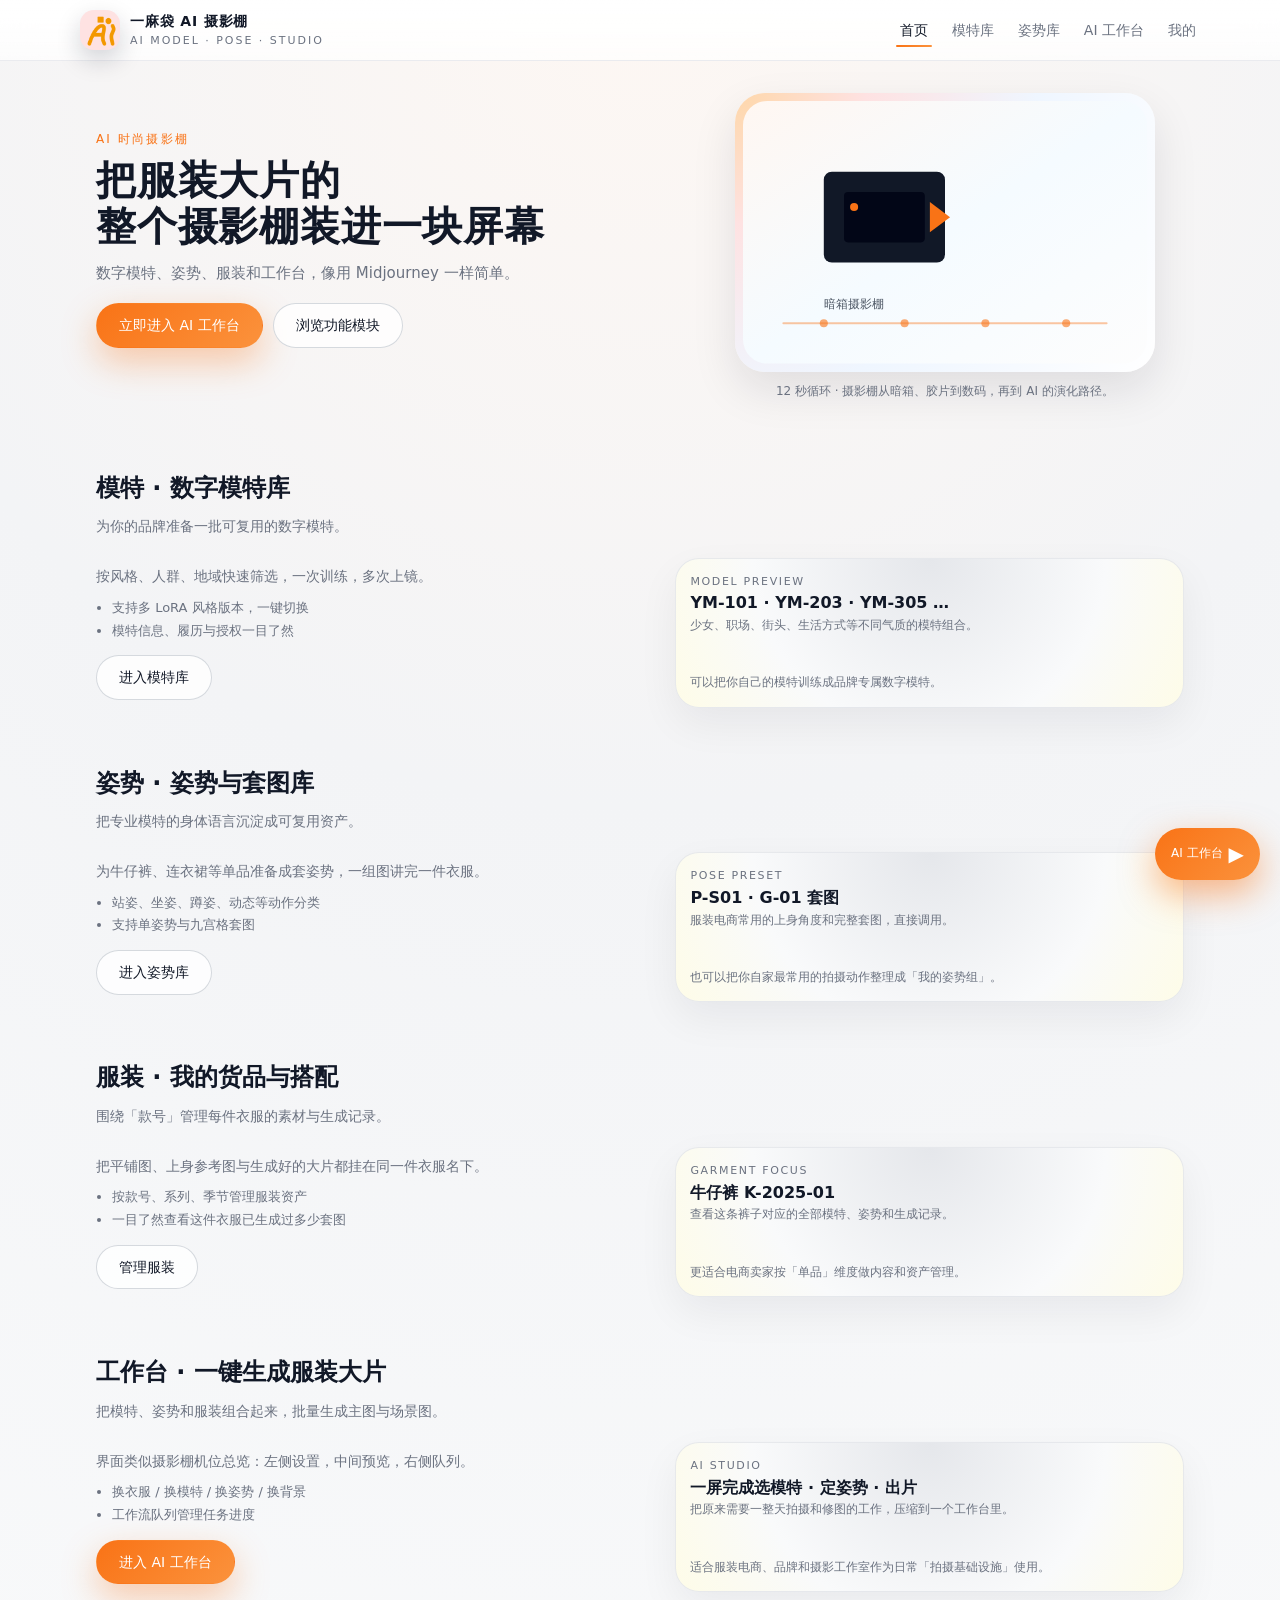
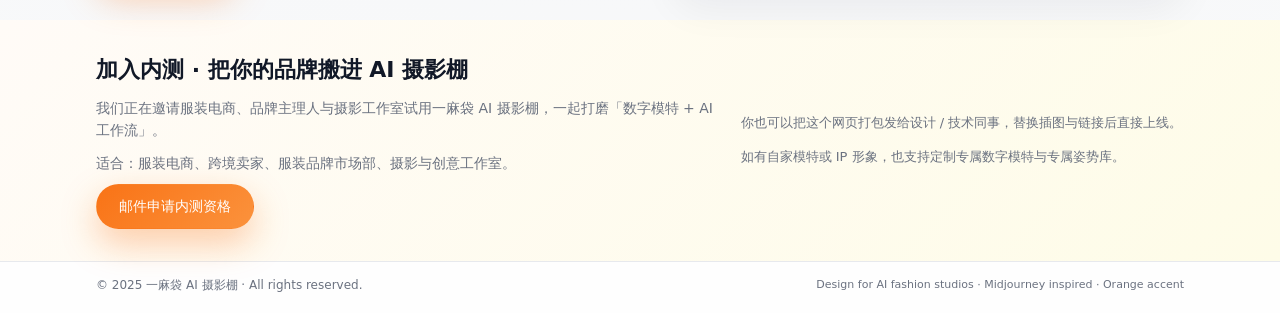
<file: index.html>
<!DOCTYPE html>
<html lang="zh-CN">
<head>
  <meta charset="UTF-8" />
  <meta name="viewport" content="width=device-width, initial-scale=1.0" />
  <title>一麻袋 AI 摄影棚｜Midjourney 风格官网首页</title>
  <meta name="description" content="一麻袋 AI 摄影棚：从数字模特库、姿势库到 AI 工作台，一键生成时尚服装大片。" />
  <link rel="stylesheet" href="assets/css/style.css" />

  <!-- 首页专用的轻量布局微调，尽量贴近 midjourney 的模块式排布 -->
  <style>
    .module-section {
      padding-top: 28px;
      padding-bottom: 28px;
    }
    .module-layout {
      display: grid;
      grid-template-columns: minmax(0, 1.1fr) minmax(0, 1fr);
      gap: 20px;
      align-items: center;
    }
    .module-text p {
      margin: 0 0 10px;
      font-size: 14px;
      color: var(--text-muted);
    }
    .module-list {
      margin: 0 0 12px;
      padding-left: 16px;
      font-size: 13px;
      color: var(--text-muted);
    }
    .module-list li + li {
      margin-top: 2px;
    }
    .module-cta {
      margin-top: 2px;
    }
    .module-preview-card {
      border-radius: 24px;
      padding: 14px;
      background: radial-gradient(circle at top, #e5e7eb 0, #f9fafb 60%, #fefce8 100%);
      box-shadow: 0 16px 40px rgba(15, 23, 42, 0.06);
      border: 1px solid rgba(229, 231, 235, 0.9);
      min-height: 150px;
      display: flex;
      flex-direction: column;
      justify-content: space-between;
      gap: 10px;
    }
    .module-tag {
      font-size: 11px;
      text-transform: uppercase;
      letter-spacing: 0.15em;
      color: var(--text-muted);
    }
    .module-preview-title {
      margin: 0;
      font-size: 16px;
    }
    .module-preview-note {
      margin: 0;
      font-size: 12px;
      color: var(--text-muted);
    }

    /* 悬浮按钮：右下角带“AI 工作台”字样 */
    .fab-workbench {
      width: auto;
      min-width: 52px;
      padding: 0 16px;
      gap: 6px;
    }
    .fab-label {
      font-size: 12px;
      font-weight: 500;
    }

    @media (max-width: 960px) {
      .module-layout {
        grid-template-columns: minmax(0, 1fr);
      }
    }
  </style>
</head>
<body>
<header class="site-header">
  <div class="container header-inner">
    <a href="index.html" class="brand">
      <div class="brand-logo-wrap">
        <img src="assets/images/logo.png" alt="一麻袋 AI 摄影棚 Logo" class="brand-logo" />
      </div>
      <div class="brand-text">
        <span class="brand-name">一麻袋 AI 摄影棚</span>
        <span class="brand-tagline">AI MODEL · POSE · STUDIO</span>
      </div>
    </a>
    <nav class="nav">
      <a href="index.html" class="nav-link is-active">首页</a>
      <a href="models.html" class="nav-link">模特库</a>
      <a href="poses.html" class="nav-link">姿势库</a>
      <a href="studio.html" class="nav-link">AI 工作台</a>
      <a href="my.html" class="nav-link">我的</a>
    </nav>
  </div>
</header>
<main>

<!-- Hero：保留动画，文案做了简化 -->
<section class="hero">
  <div class="container hero-inner">
    <div class="hero-text">
      <p class="eyebrow">AI 时尚摄影棚</p>
      <h1>把服装大片的<br>整个摄影棚装进一块屏幕</h1>
      <p class="hero-subtitle">
        数字模特、姿势、服装和工作台，像用 Midjourney 一样简单。
      </p>
      <div class="hero-actions">
        <a href="studio.html" class="btn btn-primary">立即进入 AI 工作台</a>
        <a href="#module-models" class="btn btn-outline">浏览功能模块</a>
      </div>
    </div>
    <div class="hero-visual">
      <div class="hero-svg-frame">
        <!-- 简约 SVG 动画：暗箱 → 胶片 → 数码 → AI 摄影棚，12 秒循环 -->
        <svg viewBox="0 0 400 260" xmlns="http://www.w3.org/2000/svg" role="img" aria-label="摄影棚从暗箱到 AI 的演化动画">
          <defs>
            <linearGradient id="bgGrad" x1="0" y1="0" x2="1" y2="1">
              <stop offset="0%" stop-color="#fff7f2"/>
              <stop offset="50%" stop-color="#f5fbff"/>
              <stop offset="100%" stop-color="#fdfdfd"/>
            </linearGradient>
          </defs>
          <rect x="0" y="0" width="400" height="260" rx="24" fill="url(#bgGrad)" />
          <!-- 时间轴 -->
          <line x1="40" y1="220" x2="360" y2="220" stroke="#f97316" stroke-width="2" stroke-linecap="round" opacity="0.4"/>
          <circle cx="80" cy="220" r="4" fill="#f97316" opacity="0.6"/>
          <circle cx="160" cy="220" r="4" fill="#f97316" opacity="0.6"/>
          <circle cx="240" cy="220" r="4" fill="#f97316" opacity="0.6"/>
          <circle cx="320" cy="220" r="4" fill="#f97316" opacity="0.6"/>

          <!-- 阶段1：暗箱摄影棚 -->
          <g id="stage1" opacity="1">
            <rect x="80" y="70" width="120" height="90" rx="8" fill="#111827" />
            <rect x="100" y="90" width="80" height="50" rx="4" fill="#020617" />
            <circle cx="110" cy="105" r="4" fill="#f97316" />
            <polygon points="185,100 205,115 185,130" fill="#f97316"/>
            <text x="80" y="205" font-size="12" fill="#4b5563">暗箱摄影棚</text>
            <animate attributeName="opacity"
                     values="1;1;0;0"
                     keyTimes="0;0.22;0.25;0.25"
                     dur="12s"
                     repeatCount="indefinite" />
          </g>

          <!-- 阶段2：胶片摄影棚 -->
          <g id="stage2" opacity="0">
            <rect x="75" y="70" width="130" height="90" rx="18" fill="#111827" />
            <circle cx="115" cy="115" r="18" fill="#020617" />
            <circle cx="115" cy="115" r="8" fill="#f97316" />
            <rect x="90" y="75" width="60" height="10" rx="4" fill="#374151" />
            <rect x="145" y="95" width="18" height="40" rx="6" fill="#4b5563" />
            <text x="150" y="205" font-size="12" fill="#4b5563">胶片摄影棚</text>
            <animate attributeName="opacity"
                     values="0;1;1;0;0"
                     keyTimes="0;0.25;0.47;0.5;0.5"
                     dur="12s"
                     repeatCount="indefinite" />
          </g>

          <!-- 阶段3：数码摄影棚 -->
          <g id="stage3" opacity="0">
            <rect x="80" y="65" width="120" height="95" rx="14" fill="#e5e7eb" />
            <rect x="88" y="73" width="104" height="60" rx="10" fill="#111827" />
            <rect x="92" y="77" width="96" height="36" rx="8" fill="#020617" />
            <rect x="96" y="117" width="40" height="4" rx="2" fill="#f97316" />
            <rect x="140" y="117" width="24" height="4" rx="2" fill="#9ca3af" />
            <rect x="112" y="130" width="56" height="4" rx="2" fill="#9ca3af" />
            <text x="230" y="205" font-size="12" fill="#4b5563">数码摄影棚</text>
            <animate attributeName="opacity"
                     values="0;0;1;1;0;0"
                     keyTimes="0;0.5;0.5;0.72;0.75;0.75"
                     dur="12s"
                     repeatCount="indefinite" />
          </g>

          <!-- 阶段4：AI 摄影棚 -->
          <g id="stage4" opacity="0">
            <rect x="70" y="60" width="140" height="110" rx="24" fill="#111827" />
            <rect x="78" y="70" width="124" height="72" rx="18" fill="#020617" />
            <circle cx="90" cy="82" r="4" fill="#22c55e"/>
            <circle cx="104" cy="82" r="4" fill="#f97316"/>
            <circle cx="118" cy="82" r="4" fill="#38bdf8"/>
            <rect x="88" y="95" width="80" height="6" rx="3" fill="#f97316" />
            <rect x="88" y="107" width="60" height="5" rx="2.5" fill="#38bdf8" opacity="0.8"/>
            <rect x="88" y="118" width="44" height="5" rx="2.5" fill="#e5e7eb" opacity="0.8"/>
            <!-- AI 点阵 -->
            <g>
              <circle cx="205" cy="92" r="2" fill="#f97316"/>
              <circle cx="217" cy="100" r="2" fill="#38bdf8"/>
              <circle cx="201" cy="112" r="2" fill="#22c55e"/>
              <circle cx="215" cy="120" r="2" fill="#f97316"/>
              <line x1="205" y1="92" x2="217" y2="100" stroke="#f97316" stroke-width="1" opacity="0.6"/>
              <line x1="217" y1="100" x2="201" y2="112" stroke="#38bdf8" stroke-width="1" opacity="0.6"/>
              <line x1="201" y1="112" x2="215" y2="120" stroke="#22c55e" stroke-width="1" opacity="0.6"/>
            </g>
            <text x="270" y="205" font-size="12" fill="#4b5563">AI 摄影棚</text>
            <animate attributeName="opacity"
                     values="0;0;0;1;1"
                     keyTimes="0;0.75;0.76;0.99;1"
                     dur="12s"
                     repeatCount="indefinite" />
          </g>
        </svg>
      </div>
      <p class="hero-caption">
        12 秒循环 · 摄影棚从暗箱、胶片到数码，再到 AI 的演化路径。
      </p>
    </div>
  </div>
</section>

<!-- 1. 模特区域 -->
<section class="section module-section" id="module-models">
  <div class="container">
    <header class="section-header">
      <h2>模特 · 数字模特库</h2>
      <p>为你的品牌准备一批可复用的数字模特。</p>
    </header>
    <div class="module-layout">
      <div class="module-text">
        <p>按风格、人群、地域快速筛选，一次训练，多次上镜。</p>
        <ul class="module-list">
          <li>支持多 LoRA 风格版本，一键切换</li>
          <li>模特信息、履历与授权一目了然</li>
        </ul>
        <a href="models.html" class="btn btn-outline module-cta">进入模特库</a>
      </div>
      <div class="module-preview">
        <div class="module-preview-card">
          <div>
            <div class="module-tag">MODEL PREVIEW</div>
            <h3 class="module-preview-title">YM-101 · YM-203 · YM-305 …</h3>
            <p class="module-preview-note">少女、职场、街头、生活方式等不同气质的模特组合。</p>
          </div>
          <p class="module-preview-note">
            可以把你自己的模特训练成品牌专属数字模特。
          </p>
        </div>
      </div>
    </div>
  </div>
</section>

<!-- 2. 姿势区域 -->
<section class="section module-section" id="module-poses">
  <div class="container">
    <header class="section-header">
      <h2>姿势 · 姿势与套图库</h2>
      <p>把专业模特的身体语言沉淀成可复用资产。</p>
    </header>
    <div class="module-layout">
      <div class="module-text">
        <p>为牛仔裤、连衣裙等单品准备成套姿势，一组图讲完一件衣服。</p>
        <ul class="module-list">
          <li>站姿、坐姿、蹲姿、动态等动作分类</li>
          <li>支持单姿势与九宫格套图</li>
        </ul>
        <a href="poses.html" class="btn btn-outline module-cta">进入姿势库</a>
      </div>
      <div class="module-preview">
        <div class="module-preview-card">
          <div>
            <div class="module-tag">POSE PRESET</div>
            <h3 class="module-preview-title">P-S01 · G-01 套图</h3>
            <p class="module-preview-note">服装电商常用的上身角度和完整套图，直接调用。</p>
          </div>
          <p class="module-preview-note">
            也可以把你自家最常用的拍摄动作整理成「我的姿势组」。
          </p>
        </div>
      </div>
    </div>
  </div>
</section>

<!-- 3. 服装区域 -->
<section class="section module-section" id="module-garments">
  <div class="container">
    <header class="section-header">
      <h2>服装 · 我的货品与搭配</h2>
      <p>围绕「款号」管理每件衣服的素材与生成记录。</p>
    </header>
    <div class="module-layout">
      <div class="module-text">
        <p>把平铺图、上身参考图与生成好的大片都挂在同一件衣服名下。</p>
        <ul class="module-list">
          <li>按款号、系列、季节管理服装资产</li>
          <li>一目了然查看这件衣服已生成过多少套图</li>
        </ul>
        <!-- 这里先跳到“我的”页面，后续可以单独做服装页再换链接 -->
        <a href="my.html#garments" class="btn btn-outline module-cta">管理服装</a>
      </div>
      <div class="module-preview">
        <div class="module-preview-card">
          <div>
            <div class="module-tag">GARMENT FOCUS</div>
            <h3 class="module-preview-title">牛仔裤 K-2025-01</h3>
            <p class="module-preview-note">查看这条裤子对应的全部模特、姿势和生成记录。</p>
          </div>
          <p class="module-preview-note">
            更适合电商卖家按「单品」维度做内容和资产管理。
          </p>
        </div>
      </div>
    </div>
  </div>
</section>

<!-- 4. 工作台区域 -->
<section class="section module-section" id="module-workbench">
  <div class="container">
    <header class="section-header">
      <h2>工作台 · 一键生成服装大片</h2>
      <p>把模特、姿势和服装组合起来，批量生成主图与场景图。</p>
    </header>
    <div class="module-layout">
      <div class="module-text">
        <p>界面类似摄影棚机位总览：左侧设置，中间预览，右侧队列。</p>
        <ul class="module-list">
          <li>换衣服 / 换模特 / 换姿势 / 换背景</li>
          <li>工作流队列管理任务进度</li>
        </ul>
        <a href="studio.html" class="btn btn-primary module-cta">进入 AI 工作台</a>
      </div>
      <div class="module-preview">
        <div class="module-preview-card">
          <div>
            <div class="module-tag">AI STUDIO</div>
            <h3 class="module-preview-title">一屏完成选模特 · 定姿势 · 出片</h3>
            <p class="module-preview-note">把原来需要一整天拍摄和修图的工作，压缩到一个工作台里。</p>
          </div>
          <p class="module-preview-note">
            适合服装电商、品牌和摄影工作室作为日常「拍摄基础设施」使用。
          </p>
        </div>
      </div>
    </div>
  </div>
</section>

<!-- CTA 保留，但文案稍微压缩一点 -->
<section class="section section-cta" id="beta">
  <div class="container cta-inner">
    <div class="cta-text">
      <h2>加入内测 · 把你的品牌搬进 AI 摄影棚</h2>
      <p>
        我们正在邀请服装电商、品牌主理人与摄影工作室试用一麻袋 AI 摄影棚，一起打磨「数字模特 + AI 工作流」。
      </p>
      <p class="cta-meta">
        适合：服装电商、跨境卖家、服装品牌市场部、摄影与创意工作室。
      </p>
      <a href="mailto:beta@example.com" class="btn btn-primary">邮件申请内测资格</a>
    </div>
    <div class="cta-side">
      <p class="cta-note">
        你也可以把这个网页打包发给设计 / 技术同事，替换插图与链接后直接上线。
      </p>
      <p class="cta-note">
        如有自家模特或 IP 形象，也支持定制专属数字模特与专属姿势库。
      </p>
    </div>
  </div>
</section>

</main>

<!-- 悬浮工作台按钮：加入“AI 工作台”字样 -->
<a href="studio.html" class="fab-workbench" aria-label="打开 AI 工作台">
  <span class="fab-label">AI 工作台</span>
  <span class="fab-icon">▶</span>
</a>

<footer class="site-footer">
  <div class="container footer-inner">
    <span>© 2025 一麻袋 AI 摄影棚 · All rights reserved.</span>
    <span class="footer-meta">Design for AI fashion studios · Midjourney inspired · Orange accent</span>
  </div>
</footer>
<script src="assets/js/main.js"></script>
</body>
</html>
</file>
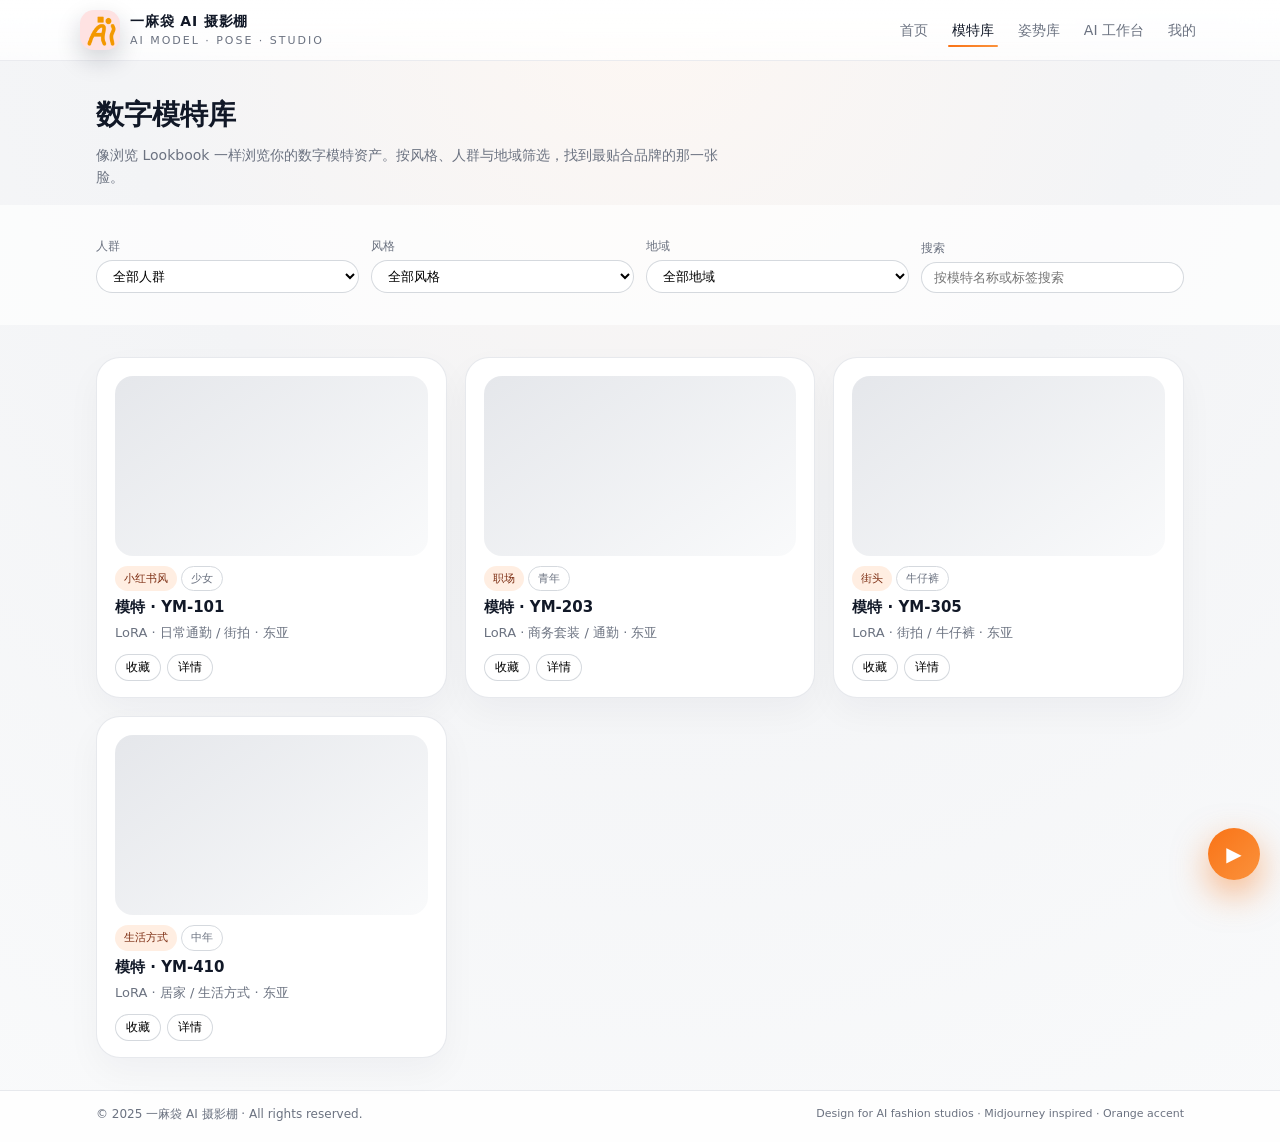
<file: models.html>
<!DOCTYPE html>
<html lang="zh-CN">
<head>
  <meta charset="UTF-8" />
  <meta name="viewport" content="width=device-width, initial-scale=1.0" />
  <title>一麻袋 AI 摄影棚｜数字模特库</title>
  <meta name="description" content="浏览和管理一麻袋 AI 摄影棚的数字模特库。" />
  <link rel="stylesheet" href="assets/css/style.css" />
</head>
<body>
<header class="site-header">
  <div class="container header-inner">
    <a href="index.html" class="brand">
      <div class="brand-logo-wrap">
        <img src="assets/images/logo.png" alt="一麻袋 AI 摄影棚 Logo" class="brand-logo" />
      </div>
      <div class="brand-text">
        <span class="brand-name">一麻袋 AI 摄影棚</span>
        <span class="brand-tagline">AI MODEL · POSE · STUDIO</span>
      </div>
    </a>
    <nav class="nav">
      <a href="index.html" class="nav-link">首页</a>
      <a href="models.html" class="nav-link is-active">模特库</a>
      <a href="poses.html" class="nav-link">姿势库</a>
      <a href="studio.html" class="nav-link">AI 工作台</a>
      <a href="my.html" class="nav-link">我的</a>
    </nav>
  </div>
</header>
<main>

<section class="section page-hero">
  <div class="container">
    <h1>数字模特库</h1>
    <p class="page-intro">
      像浏览 Lookbook 一样浏览你的数字模特资产。按风格、人群与地域筛选，找到最贴合品牌的那一张脸。
    </p>
  </div>
</section>

<section class="section section-alt">
  <div class="container filter-bar">
    <div class="filter-group">
      <label>人群</label>
      <select>
        <option>全部人群</option>
        <option>少女 / 青年</option>
        <option>中年</option>
        <option>中老年</option>
      </select>
    </div>
    <div class="filter-group">
      <label>风格</label>
      <select>
        <option>全部风格</option>
        <option>小红书风</option>
        <option>街拍</option>
        <option>商务</option>
      </select>
    </div>
    <div class="filter-group">
      <label>地域</label>
      <select>
        <option>全部地域</option>
        <option>东亚</option>
        <option>欧洲</option>
        <option>北美</option>
        <option>南美</option>
      </select>
    </div>
    <div class="filter-group filter-search">
      <label>搜索</label>
      <input type="search" placeholder="按模特名称或标签搜索" />
    </div>
  </div>
</section>

<section class="section">
  <div class="container">
    <div class="gallery-grid model-grid">
      <!-- 模特卡片占位，可以以后替换成真实数据 -->
      <article class="card model-card">
        <div class="model-thumb"></div>
        <div class="model-body">
          <div class="model-tags">
            <span class="pill pill-soft">小红书风</span>
            <span class="pill pill-outline">少女</span>
          </div>
          <h3>模特 · YM-101</h3>
          <p class="model-meta">LoRA · 日常通勤 / 街拍 · 东亚</p>
        </div>
        <div class="model-actions">
          <button class="btn-chip">收藏</button>
          <button class="btn-chip">详情</button>
        </div>
      </article>

      <article class="card model-card">
        <div class="model-thumb"></div>
        <div class="model-body">
          <div class="model-tags">
            <span class="pill pill-soft">职场</span>
            <span class="pill pill-outline">青年</span>
          </div>
          <h3>模特 · YM-203</h3>
          <p class="model-meta">LoRA · 商务套装 / 通勤 · 东亚</p>
        </div>
        <div class="model-actions">
          <button class="btn-chip">收藏</button>
          <button class="btn-chip">详情</button>
        </div>
      </article>

      <article class="card model-card">
        <div class="model-thumb"></div>
        <div class="model-body">
          <div class="model-tags">
            <span class="pill pill-soft">街头</span>
            <span class="pill pill-outline">牛仔裤</span>
          </div>
          <h3>模特 · YM-305</h3>
          <p class="model-meta">LoRA · 街拍 / 牛仔裤 · 东亚</p>
        </div>
        <div class="model-actions">
          <button class="btn-chip">收藏</button>
          <button class="btn-chip">详情</button>
        </div>
      </article>

      <article class="card model-card">
        <div class="model-thumb"></div>
        <div class="model-body">
          <div class="model-tags">
            <span class="pill pill-soft">生活方式</span>
            <span class="pill pill-outline">中年</span>
          </div>
          <h3>模特 · YM-410</h3>
          <p class="model-meta">LoRA · 居家 / 生活方式 · 东亚</p>
        </div>
        <div class="model-actions">
          <button class="btn-chip">收藏</button>
          <button class="btn-chip">详情</button>
        </div>
      </article>
    </div>
  </div>
</section>

</main>

<a href="studio.html" class="fab-workbench" aria-label="打开 AI 工作台">
  <span class="fab-icon">▶</span>
</a>

<footer class="site-footer">
  <div class="container footer-inner">
    <span>© 2025 一麻袋 AI 摄影棚 · All rights reserved.</span>
    <span class="footer-meta">Design for AI fashion studios · Midjourney inspired · Orange accent</span>
  </div>
</footer>
<script src="assets/js/main.js"></script>
</body>
</html>
</file>
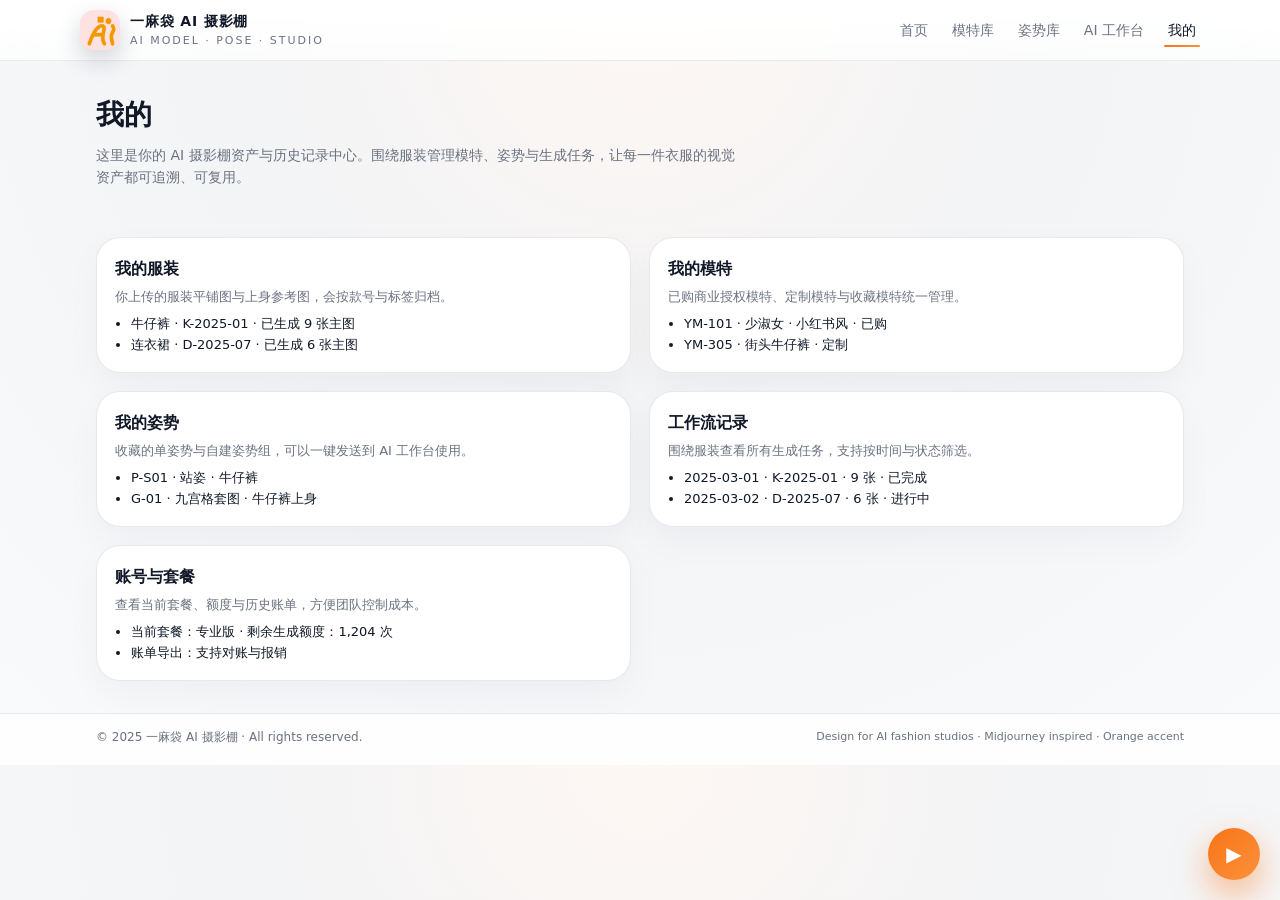
<file: my.html>
<!DOCTYPE html>
<html lang="zh-CN">
<head>
  <meta charset="UTF-8" />
  <meta name="viewport" content="width=device-width, initial-scale=1.0" />
  <title>一麻袋 AI 摄影棚｜我的资产</title>
  <meta name="description" content="管理在一麻袋 AI 摄影棚中的服装、模特、姿势与工作流记录。" />
  <link rel="stylesheet" href="assets/css/style.css" />
</head>
<body>
<header class="site-header">
  <div class="container header-inner">
    <a href="index.html" class="brand">
      <div class="brand-logo-wrap">
        <img src="assets/images/logo.png" alt="一麻袋 AI 摄影棚 Logo" class="brand-logo" />
      </div>
      <div class="brand-text">
        <span class="brand-name">一麻袋 AI 摄影棚</span>
        <span class="brand-tagline">AI MODEL · POSE · STUDIO</span>
      </div>
    </a>
    <nav class="nav">
      <a href="index.html" class="nav-link">首页</a>
      <a href="models.html" class="nav-link">模特库</a>
      <a href="poses.html" class="nav-link">姿势库</a>
      <a href="studio.html" class="nav-link">AI 工作台</a>
      <a href="my.html" class="nav-link is-active">我的</a>
    </nav>
  </div>
</header>
<main>

<section class="section page-hero">
  <div class="container">
    <h1>我的</h1>
    <p class="page-intro">
      这里是你的 AI 摄影棚资产与历史记录中心。围绕服装管理模特、姿势与生成任务，让每一件衣服的视觉资产都可追溯、可复用。
    </p>
  </div>
</section>

<section class="section">
  <div class="container my-grid">
    <section class="card my-card">
      <h2>我的服装</h2>
      <p class="my-desc">你上传的服装平铺图与上身参考图，会按款号与标签归档。</p>
      <ul class="my-list">
        <li>牛仔裤 · K-2025-01 · 已生成 9 张主图</li>
        <li>连衣裙 · D-2025-07 · 已生成 6 张主图</li>
      </ul>
    </section>

    <section class="card my-card">
      <h2>我的模特</h2>
      <p class="my-desc">已购商业授权模特、定制模特与收藏模特统一管理。</p>
      <ul class="my-list">
        <li>YM-101 · 少淑女 · 小红书风 · 已购</li>
        <li>YM-305 · 街头牛仔裤 · 定制</li>
      </ul>
    </section>

    <section class="card my-card">
      <h2>我的姿势</h2>
      <p class="my-desc">收藏的单姿势与自建姿势组，可以一键发送到 AI 工作台使用。</p>
      <ul class="my-list">
        <li>P-S01 · 站姿 · 牛仔裤</li>
        <li>G-01 · 九宫格套图 · 牛仔裤上身</li>
      </ul>
    </section>

    <section class="card my-card">
      <h2>工作流记录</h2>
      <p class="my-desc">围绕服装查看所有生成任务，支持按时间与状态筛选。</p>
      <ul class="my-list">
        <li>2025-03-01 · K-2025-01 · 9 张 · 已完成</li>
        <li>2025-03-02 · D-2025-07 · 6 张 · 进行中</li>
      </ul>
    </section>

    <section class="card my-card">
      <h2>账号与套餐</h2>
      <p class="my-desc">查看当前套餐、额度与历史账单，方便团队控制成本。</p>
      <ul class="my-list">
        <li>当前套餐：专业版 · 剩余生成额度：1,204 次</li>
        <li>账单导出：支持对账与报销</li>
      </ul>
    </section>
  </div>
</section>

</main>

<a href="studio.html" class="fab-workbench" aria-label="打开 AI 工作台">
  <span class="fab-icon">▶</span>
</a>

<footer class="site-footer">
  <div class="container footer-inner">
    <span>© 2025 一麻袋 AI 摄影棚 · All rights reserved.</span>
    <span class="footer-meta">Design for AI fashion studios · Midjourney inspired · Orange accent</span>
  </div>
</footer>
<script src="assets/js/main.js"></script>
</body>
</html>
</file>
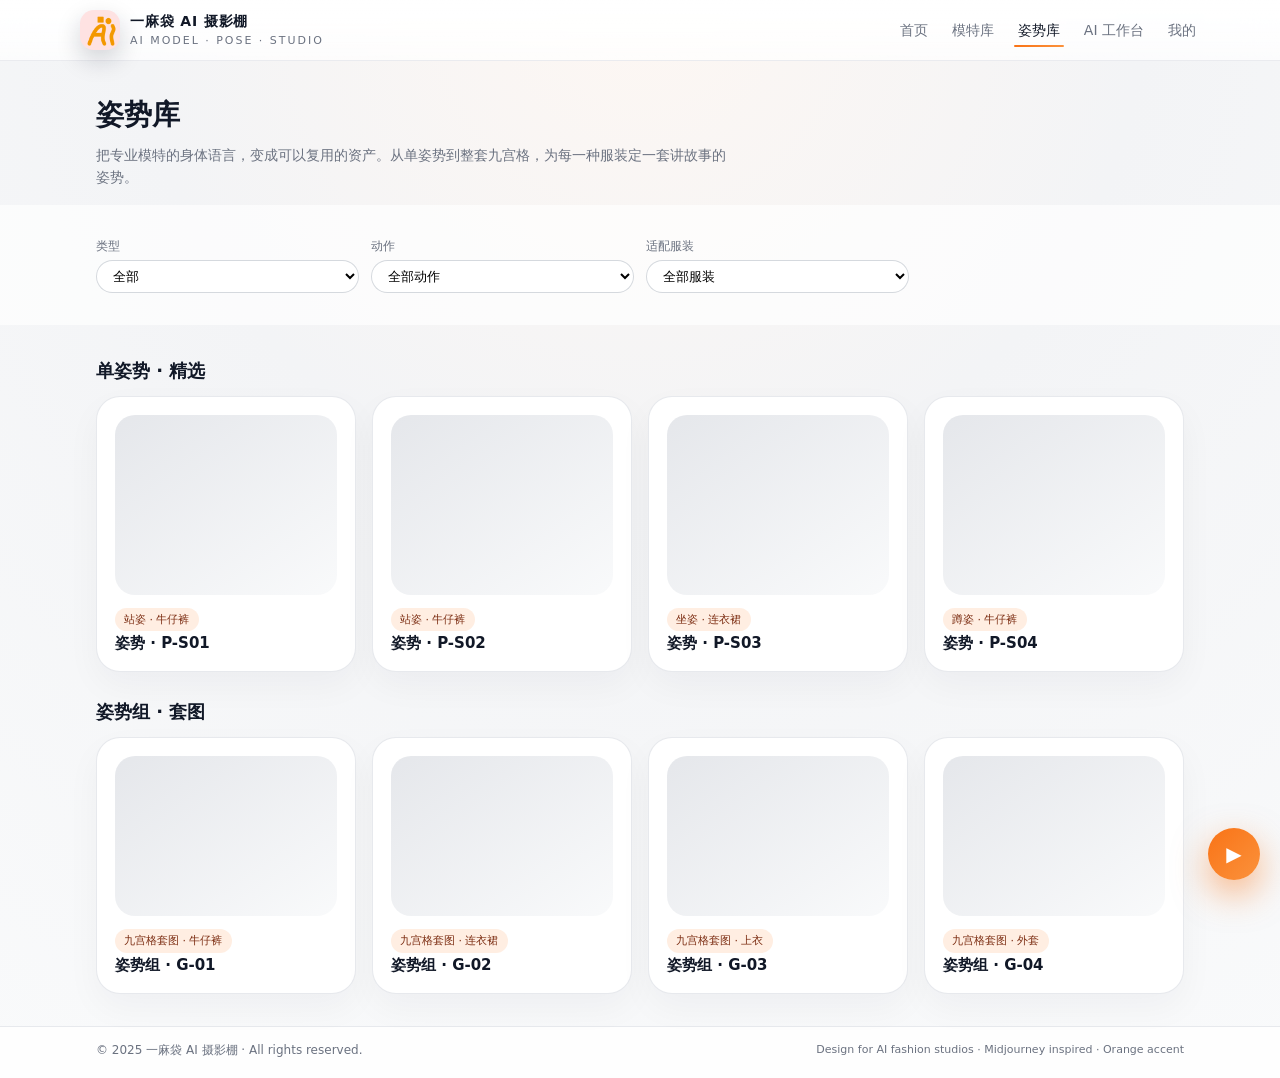
<file: poses.html>
<!DOCTYPE html>
<html lang="zh-CN">
<head>
  <meta charset="UTF-8" />
  <meta name="viewport" content="width=device-width, initial-scale=1.0" />
  <title>一麻袋 AI 摄影棚｜姿势库</title>
  <meta name="description" content="浏览和管理一麻袋 AI 摄影棚的姿势库与成组套图。" />
  <link rel="stylesheet" href="assets/css/style.css" />
</head>
<body>
<header class="site-header">
  <div class="container header-inner">
    <a href="index.html" class="brand">
      <div class="brand-logo-wrap">
        <img src="assets/images/logo.png" alt="一麻袋 AI 摄影棚 Logo" class="brand-logo" />
      </div>
      <div class="brand-text">
        <span class="brand-name">一麻袋 AI 摄影棚</span>
        <span class="brand-tagline">AI MODEL · POSE · STUDIO</span>
      </div>
    </a>
    <nav class="nav">
      <a href="index.html" class="nav-link">首页</a>
      <a href="models.html" class="nav-link">模特库</a>
      <a href="poses.html" class="nav-link is-active">姿势库</a>
      <a href="studio.html" class="nav-link">AI 工作台</a>
      <a href="my.html" class="nav-link">我的</a>
    </nav>
  </div>
</header>
<main>

<section class="section page-hero">
  <div class="container">
    <h1>姿势库</h1>
    <p class="page-intro">
      把专业模特的身体语言，变成可以复用的资产。从单姿势到整套九宫格，为每一种服装定一套讲故事的姿势。
    </p>
  </div>
</section>

<section class="section section-alt">
  <div class="container filter-bar">
    <div class="filter-group">
      <label>类型</label>
      <select>
        <option>全部</option>
        <option>单姿势</option>
        <option>姿势组</option>
      </select>
    </div>
    <div class="filter-group">
      <label>动作</label>
      <select>
        <option>全部动作</option>
        <option>站</option>
        <option>坐</option>
        <option>蹲</option>
        <option>走路 / 动态</option>
      </select>
    </div>
    <div class="filter-group">
      <label>适配服装</label>
      <select>
        <option>全部服装</option>
        <option>牛仔裤</option>
        <option>连衣裙</option>
        <option>上衣</option>
      </select>
    </div>
  </div>
</section>

<section class="section">
  <div class="container">
    <h2 class="subheading">单姿势 · 精选</h2>
    <div class="pose-grid">
      <article class="card pose-card">
        <div class="pose-thumb single"></div>
        <div class="pose-body">
          <span class="pill pill-soft">站姿 · 牛仔裤</span>
          <h3>姿势 · P-S01</h3>
        </div>
      </article>

      <article class="card pose-card">
        <div class="pose-thumb single"></div>
        <div class="pose-body">
          <span class="pill pill-soft">站姿 · 牛仔裤</span>
          <h3>姿势 · P-S02</h3>
        </div>
      </article>

      <article class="card pose-card">
        <div class="pose-thumb single"></div>
        <div class="pose-body">
          <span class="pill pill-soft">坐姿 · 连衣裙</span>
          <h3>姿势 · P-S03</h3>
        </div>
      </article>

      <article class="card pose-card">
        <div class="pose-thumb single"></div>
        <div class="pose-body">
          <span class="pill pill-soft">蹲姿 · 牛仔裤</span>
          <h3>姿势 · P-S04</h3>
        </div>
      </article>
    </div>

    <h2 class="subheading mt-lg">姿势组 · 套图</h2>
    <div class="pose-grid">
      <article class="card pose-card">
        <div class="pose-thumb group"></div>
        <div class="pose-body">
          <span class="pill pill-soft">九宫格套图 · 牛仔裤</span>
          <h3>姿势组 · G-01</h3>
        </div>
      </article>

      <article class="card pose-card">
        <div class="pose-thumb group"></div>
        <div class="pose-body">
          <span class="pill pill-soft">九宫格套图 · 连衣裙</span>
          <h3>姿势组 · G-02</h3>
        </div>
      </article>

      <article class="card pose-card">
        <div class="pose-thumb group"></div>
        <div class="pose-body">
          <span class="pill pill-soft">九宫格套图 · 上衣</span>
          <h3>姿势组 · G-03</h3>
        </div>
      </article>

      <article class="card pose-card">
        <div class="pose-thumb group"></div>
        <div class="pose-body">
          <span class="pill pill-soft">九宫格套图 · 外套</span>
          <h3>姿势组 · G-04</h3>
        </div>
      </article>
    </div>
  </div>
</section>

</main>

<a href="studio.html" class="fab-workbench" aria-label="打开 AI 工作台">
  <span class="fab-icon">▶</span>
</a>

<footer class="site-footer">
  <div class="container footer-inner">
    <span>© 2025 一麻袋 AI 摄影棚 · All rights reserved.</span>
    <span class="footer-meta">Design for AI fashion studios · Midjourney inspired · Orange accent</span>
  </div>
</footer>
<script src="assets/js/main.js"></script>
</body>
</html>
</file>
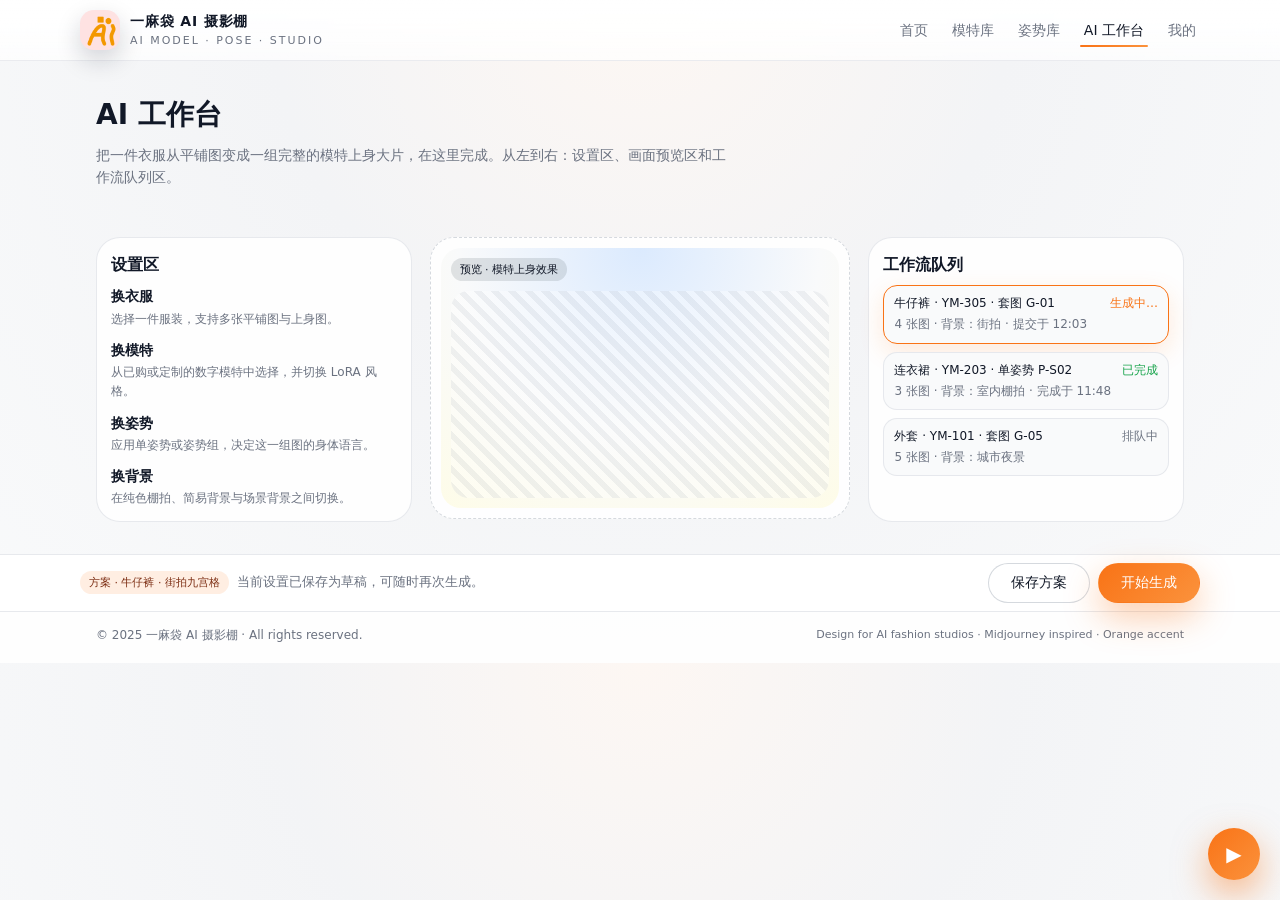
<file: studio.html>
<!DOCTYPE html>
<html lang="zh-CN">
<head>
  <meta charset="UTF-8" />
  <meta name="viewport" content="width=device-width, initial-scale=1.0" />
  <title>一麻袋 AI 摄影棚｜AI 工作台</title>
  <meta name="description" content="在 AI 工作台中组合服装、模特、姿势与背景，一键生成服装大片。" />
  <link rel="stylesheet" href="assets/css/style.css" />
</head>
<body>
<header class="site-header">
  <div class="container header-inner">
    <a href="index.html" class="brand">
      <div class="brand-logo-wrap">
        <img src="assets/images/logo.png" alt="一麻袋 AI 摄影棚 Logo" class="brand-logo" />
      </div>
      <div class="brand-text">
        <span class="brand-name">一麻袋 AI 摄影棚</span>
        <span class="brand-tagline">AI MODEL · POSE · STUDIO</span>
      </div>
    </a>
    <nav class="nav">
      <a href="index.html" class="nav-link">首页</a>
      <a href="models.html" class="nav-link">模特库</a>
      <a href="poses.html" class="nav-link">姿势库</a>
      <a href="studio.html" class="nav-link is-active">AI 工作台</a>
      <a href="my.html" class="nav-link">我的</a>
    </nav>
  </div>
</header>
<main>

<section class="section page-hero">
  <div class="container">
    <h1>AI 工作台</h1>
    <p class="page-intro">
      把一件衣服从平铺图变成一组完整的模特上身大片，在这里完成。从左到右：设置区、画面预览区和工作流队列区。
    </p>
  </div>
</section>

<section class="section">
  <div class="container studio-layout">
    <aside class="studio-panel studio-left">
      <h2>设置区</h2>
      <div class="panel-block">
        <h3>换衣服</h3>
        <p class="panel-note">选择一件服装，支持多张平铺图与上身图。</p>
      </div>
      <div class="panel-block">
        <h3>换模特</h3>
        <p class="panel-note">从已购或定制的数字模特中选择，并切换 LoRA 风格。</p>
      </div>
      <div class="panel-block">
        <h3>换姿势</h3>
        <p class="panel-note">应用单姿势或姿势组，决定这一组图的身体语言。</p>
      </div>
      <div class="panel-block">
        <h3>换背景</h3>
        <p class="panel-note">在纯色棚拍、简易背景与场景背景之间切换。</p>
      </div>
    </aside>

    <section class="studio-center">
      <h2 class="visually-hidden">画面预览区</h2>
      <div class="preview-frame">
        <div class="preview-canvas">
          <div class="preview-tag">预览 · 模特上身效果</div>
          <div class="preview-placeholder"></div>
        </div>
      </div>
    </section>

    <aside class="studio-panel studio-right">
      <h2>工作流队列</h2>
      <ul class="queue-list">
        <li class="queue-item is-running">
          <div class="queue-main">
            <span class="queue-title">牛仔裤 · YM-305 · 套图 G-01</span>
            <span class="queue-status">生成中…</span>
          </div>
          <div class="queue-meta">4 张图 · 背景：街拍 · 提交于 12:03</div>
        </li>
        <li class="queue-item">
          <div class="queue-main">
            <span class="queue-title">连衣裙 · YM-203 · 单姿势 P-S02</span>
            <span class="queue-status done">已完成</span>
          </div>
          <div class="queue-meta">3 张图 · 背景：室内棚拍 · 完成于 11:48</div>
        </li>
        <li class="queue-item">
          <div class="queue-main">
            <span class="queue-title">外套 · YM-101 · 套图 G-05</span>
            <span class="queue-status queued">排队中</span>
          </div>
          <div class="queue-meta">5 张图 · 背景：城市夜景</div>
        </li>
      </ul>
    </aside>
  </div>
</section>

<section class="studio-bottom">
  <div class="container studio-bottom-inner">
    <div class="studio-bottom-left">
      <span class="pill pill-soft">方案 · 牛仔裤 · 街拍九宫格</span>
      <span class="studio-bottom-text">当前设置已保存为草稿，可随时再次生成。</span>
    </div>
    <div class="studio-bottom-right">
      <button class="btn btn-outline">保存方案</button>
      <button class="btn btn-primary">开始生成</button>
    </div>
  </div>
</section>

</main>

<a href="studio.html" class="fab-workbench" aria-label="打开 AI 工作台">
  <span class="fab-icon">▶</span>
</a>

<footer class="site-footer">
  <div class="container footer-inner">
    <span>© 2025 一麻袋 AI 摄影棚 · All rights reserved.</span>
    <span class="footer-meta">Design for AI fashion studios · Midjourney inspired · Orange accent</span>
  </div>
</footer>
<script src="assets/js/main.js"></script>
</body>
</html>
</file>
<file: assets/css/style.css>
:root {
  --bg-body: #faf5f1;
  --bg-surface: #ffffff;
  --bg-soft: #f8fafc;
  --border-subtle: #e5e7eb;
  --text-main: #111827;
  --text-muted: #6b7280;
  --accent: #f97316;
  --accent-soft: rgba(249, 115, 22, 0.12);
  --accent-strong: rgba(249, 115, 22, 0.18);
  --shadow-soft: 0 18px 45px rgba(15, 23, 42, 0.10);
  --radius-lg: 24px;
  --font-sans: system-ui, -apple-system, BlinkMacSystemFont, "SF Pro Text",
    "PingFang SC", "Hiragino Sans GB", "Microsoft YaHei", sans-serif;
}

*,
*::before,
*::after {
  box-sizing: border-box;
}

html, body {
  margin: 0;
  padding: 0;
}

body {
  font-family: var(--font-sans);
  background: radial-gradient(circle at top, #fdf7f3 0, #f3f4f6 40%, #f9fafb 100%);
  color: var(--text-main);
  line-height: 1.6;
  -webkit-font-smoothing: antialiased;
}

img {
  max-width: 100%;
  display: block;
}

a {
  color: inherit;
  text-decoration: none;
}

.container {
  width: 100%;
  max-width: 1120px;
  margin: 0 auto;
  padding: 0 16px;
}

/* Header */

.site-header {
  position: sticky;
  top: 0;
  z-index: 40;
  backdrop-filter: blur(18px);
  background: linear-gradient(to bottom, rgba(255,255,255,0.95), rgba(255,255,255,0.9), rgba(255,255,255,0.7));
  border-bottom: 1px solid rgba(229, 231, 235, 0.8);
}

.header-inner {
  display: flex;
  align-items: center;
  justify-content: space-between;
  gap: 24px;
  padding: 10px 0;
}

.brand {
  display: inline-flex;
  align-items: center;
  gap: 10px;
}

.brand-logo-wrap {
  width: 40px;
  height: 40px;
  border-radius: 14px;
  overflow: hidden;
  box-shadow: 0 10px 25px rgba(15, 23, 42, 0.18);
  background: #fee2e2;
}

.brand-logo {
  width: 100%;
  height: 100%;
  object-fit: cover;
}

.brand-text {
  display: flex;
  flex-direction: column;
}

.brand-name {
  font-weight: 600;
  letter-spacing: 0.06em;
  font-size: 14px;
  text-transform: uppercase;
}

.brand-tagline {
  font-size: 11px;
  color: var(--text-muted);
  letter-spacing: 0.18em;
  text-transform: uppercase;
}

.nav {
  display: flex;
  align-items: center;
  gap: 16px;
  font-size: 14px;
}

.nav-link {
  position: relative;
  padding: 6px 4px;
  color: var(--text-muted);
}

.nav-link::after {
  content: "";
  position: absolute;
  left: 0;
  bottom: 0;
  width: 0;
  height: 2px;
  border-radius: 999px;
  background: linear-gradient(90deg, #f97316, #fb923c);
  transition: width 0.18s ease-out;
}

.nav-link:hover {
  color: var(--text-main);
}

.nav-link:hover::after,
.nav-link.is-active::after {
  width: 100%;
}

.nav-link.is-active {
  color: var(--text-main);
}

/* Buttons */

.btn {
  display: inline-flex;
  align-items: center;
  justify-content: center;
  padding: 10px 22px;
  border-radius: 999px;
  border: 1px solid transparent;
  font-size: 14px;
  font-weight: 500;
  cursor: pointer;
  transition: transform 0.12s ease-out, box-shadow 0.12s ease-out,
    background 0.12s ease-out, border-color 0.12s ease-out;
}

.btn-primary {
  background: linear-gradient(135deg, #f97316, #fb923c);
  color: white;
  box-shadow: 0 14px 35px rgba(249, 115, 22, 0.35);
}

.btn-primary:hover {
  transform: translateY(-1px);
  box-shadow: 0 18px 45px rgba(249, 115, 22, 0.45);
}

.btn-outline {
  background: rgba(255,255,255,0.8);
  color: var(--text-main);
  border-color: rgba(209, 213, 219, 0.9);
}

.btn-outline:hover {
  border-color: #f97316;
  background: #ffffff;
  box-shadow: 0 10px 30px rgba(148, 163, 184, 0.35);
}

.btn-chip {
  border-radius: 999px;
  font-size: 12px;
  padding: 4px 10px;
  border: 1px solid rgba(209, 213, 219, 0.9);
  background: rgba(255,255,255,0.9);
  cursor: pointer;
}

.btn-chip:hover {
  border-color: #f97316;
}

/* Hero */

.hero {
  padding: 32px 0 40px;
}

.hero-inner {
  display: grid;
  grid-template-columns: minmax(0, 1.2fr) minmax(0, 1fr);
  gap: 36px;
  align-items: center;
}

.eyebrow {
  margin: 0 0 8px;
  font-size: 12px;
  letter-spacing: 0.18em;
  text-transform: uppercase;
  color: var(--accent);
}

.hero-text h1 {
  margin: 0 0 12px;
  font-size: 40px;
  line-height: 1.15;
  letter-spacing: 0.02em;
}

.hero-subtitle {
  margin: 0 0 18px;
  font-size: 15px;
  color: var(--text-muted);
  max-width: 460px;
}

.hero-actions {
  display: flex;
  flex-wrap: wrap;
  gap: 10px;
  margin-bottom: 16px;
}

.hero-points {
  margin: 0;
  padding-left: 16px;
  font-size: 13px;
  color: var(--text-muted);
}

.hero-visual {
  display: flex;
  flex-direction: column;
  align-items: center;
  gap: 10px;
}

.hero-svg-frame {
  width: 100%;
  max-width: 420px;
  border-radius: 30px;
  padding: 8px;
  background: radial-gradient(circle at top left, #fed7aa 0, #fee2e2 26%, #eff6ff 60%, #ffffff 100%);
  box-shadow: var(--shadow-soft);
}

.hero-svg-frame svg {
  display: block;
  width: 100%;
  height: auto;
}

.hero-caption {
  margin: 0;
  font-size: 12px;
  color: var(--text-muted);
}

/* Sections */

.section {
  padding: 32px 0;
}

.section-alt {
  background: rgba(255,255,255,0.7);
}

.section-header {
  margin-bottom: 20px;
}

.section-header h2 {
  margin: 0 0 8px;
  font-size: 24px;
}

.section-header p {
  margin: 0;
  font-size: 14px;
  color: var(--text-muted);
  max-width: 520px;
}

/* Cards & grids */

.card {
  background: var(--bg-surface);
  border-radius: var(--radius-lg);
  padding: 18px 18px 16px;
  box-shadow: 0 14px 35px rgba(15, 23, 42, 0.04);
  border: 1px solid rgba(229, 231, 235, 0.9);
}

.feature-grid {
  display: grid;
  grid-template-columns: repeat(3, minmax(0, 1fr));
  gap: 18px;
}

.feature-card h3 {
  margin: 0 0 6px;
  font-size: 16px;
}

.feature-card p {
  margin: 0 0 8px;
  font-size: 14px;
  color: var(--text-muted);
}

.feature-card ul {
  margin: 0;
  padding-left: 18px;
  font-size: 13px;
  color: var(--text-muted);
}

/* Steps */

.steps {
  list-style: none;
  padding: 0;
  margin: 0;
  display: grid;
  grid-template-columns: repeat(4, minmax(0, 1fr));
  gap: 16px;
}

.step {
  display: flex;
  gap: 10px;
  align-items: flex-start;
}

.step-index {
  width: 26px;
  height: 26px;
  border-radius: 999px;
  background: var(--accent-strong);
  display: inline-flex;
  align-items: center;
  justify-content: center;
  font-size: 13px;
  font-weight: 600;
  color: #7c2d12;
}

.step-body h3 {
  margin: 0 0 4px;
  font-size: 15px;
}

.step-body p {
  margin: 0;
  font-size: 13px;
  color: var(--text-muted);
}

/* Gallery */

.gallery-grid {
  display: grid;
  grid-template-columns: repeat(4, minmax(0, 1fr));
  gap: 18px;
}

.gallery-card {
  border-radius: 22px;
  overflow: hidden;
  background: var(--bg-surface);
  box-shadow: 0 20px 40px rgba(15, 23, 42, 0.08);
}

.gallery-thumb {
  height: 160px;
  background: radial-gradient(circle at top, #e5e7eb 0, #d1d5db 40%, #9ca3af 100%);
}

.gallery-meta {
  padding: 10px 14px 12px;
  display: flex;
  flex-direction: column;
  gap: 4px;
}

.gallery-name {
  font-size: 14px;
}

.pill {
  display: inline-flex;
  align-items: center;
  justify-content: center;
  border-radius: 999px;
  padding: 3px 9px;
  font-size: 11px;
}

.pill-soft {
  background: var(--accent-soft);
  color: #7c2d12;
}

.pill-outline {
  border: 1px solid rgba(209, 213, 219, 0.9);
  color: var(--text-muted);
}

/* CTA */

.section-cta {
  background: linear-gradient(135deg, #fffbf7, #fefce8);
}

.cta-inner {
  display: grid;
  grid-template-columns: minmax(0, 1.4fr) minmax(0, 1fr);
  gap: 24px;
  align-items: center;
}

.cta-text h2 {
  margin: 0 0 10px;
  font-size: 22px;
}

.cta-text p {
  margin: 0 0 10px;
  font-size: 14px;
  color: var(--text-muted);
}

.cta-meta {
  font-size: 13px;
}

.cta-side {
  font-size: 13px;
  color: var(--text-muted);
}

.cta-note + .cta-note {
  margin-top: 8px;
}

/* Page hero */

.page-hero {
  padding-bottom: 16px;
}

.page-hero h1 {
  margin: 0 0 6px;
  font-size: 28px;
}

.page-intro {
  margin: 0;
  font-size: 14px;
  color: var(--text-muted);
  max-width: 640px;
}

/* Filter bar */

.filter-bar {
  display: grid;
  grid-template-columns: repeat(4, minmax(0, 1fr));
  gap: 12px;
  align-items: flex-end;
}

.filter-group {
  display: flex;
  flex-direction: column;
  gap: 4px;
}

.filter-group label {
  font-size: 12px;
  color: var(--text-muted);
}

.filter-group select,
.filter-group input[type="search"] {
  border-radius: 999px;
  border: 1px solid rgba(209, 213, 219, 0.9);
  padding: 7px 12px;
  font-size: 13px;
  background: rgba(255,255,255,0.9);
}

/* Model grid */

.model-grid {
  display: grid;
  grid-template-columns: repeat(3, minmax(0, 1fr));
  gap: 18px;
}

.model-thumb {
  height: 180px;
  border-radius: 18px;
  background: linear-gradient(145deg, #e5e7eb, #f9fafb);
  margin-bottom: 10px;
}

.model-body h3 {
  margin: 0 0 4px;
  font-size: 15px;
}

.model-meta {
  margin: 0;
  font-size: 13px;
  color: var(--text-muted);
}

.model-tags {
  display: flex;
  flex-wrap: wrap;
  gap: 4px;
  margin-bottom: 4px;
}

.model-actions {
  display: flex;
  gap: 6px;
  margin-top: 10px;
}

/* Pose grid */

.subheading {
  margin: 0 0 10px;
  font-size: 18px;
}

.mt-lg {
  margin-top: 26px;
}

.pose-grid {
  display: grid;
  grid-template-columns: repeat(4, minmax(0, 1fr));
  gap: 16px;
}

.pose-thumb {
  border-radius: 20px;
  background: linear-gradient(145deg, #e5e7eb, #f9fafb);
  margin-bottom: 10px;
}

.pose-thumb.single {
  height: 180px;
}

.pose-thumb.group {
  height: 160px;
}

.pose-body h3 {
  margin: 0;
  font-size: 15px;
}

/* Studio layout */

.studio-layout {
  display: grid;
  grid-template-columns: minmax(0, 0.9fr) minmax(0, 1.2fr) minmax(0, 0.9fr);
  gap: 18px;
}

.studio-panel {
  background: rgba(255,255,255,0.85);
  border-radius: var(--radius-lg);
  padding: 14px 14px 12px;
  border: 1px solid rgba(229, 231, 235, 0.9);
}

.studio-panel h2 {
  margin: 0 0 8px;
  font-size: 16px;
}

.panel-block + .panel-block {
  margin-top: 10px;
}

.panel-block h3 {
  margin: 0 0 2px;
  font-size: 14px;
}

.panel-note {
  margin: 0;
  font-size: 12px;
  color: var(--text-muted);
}

.preview-frame {
  border-radius: var(--radius-lg);
  padding: 10px;
  border: 1px dashed rgba(209, 213, 219, 0.9);
  background: rgba(255,255,255,0.9);
}

.preview-canvas {
  border-radius: 20px;
  padding: 10px;
  background: radial-gradient(circle at top, #dbeafe 0, #f9fafb 55%, #fefce8 100%);
  min-height: 260px;
  display: flex;
  flex-direction: column;
}

.preview-tag {
  align-self: flex-start;
  font-size: 11px;
  padding: 3px 9px;
  border-radius: 999px;
  background: rgba(31, 41, 55, 0.12);
  color: #111827;
}

.preview-placeholder {
  flex: 1;
  margin-top: 10px;
  border-radius: 18px;
  background: repeating-linear-gradient(
    45deg,
    rgba(255,255,255,0.3),
    rgba(255,255,255,0.3) 6px,
    rgba(209,213,219,0.3) 6px,
    rgba(209,213,219,0.3) 12px
  );
}

.queue-list {
  list-style: none;
  margin: 0;
  padding: 0;
  display: flex;
  flex-direction: column;
  gap: 8px;
}

.queue-item {
  border-radius: 14px;
  padding: 8px 10px;
  background: #f9fafb;
  border: 1px solid rgba(229, 231, 235, 0.9);
  font-size: 12px;
}

.queue-item.is-running {
  border-color: #f97316;
  box-shadow: 0 8px 24px rgba(249, 115, 22, 0.15);
}

.queue-main {
  display: flex;
  justify-content: space-between;
  gap: 6px;
  align-items: center;
}

.queue-title {
  font-weight: 500;
}

.queue-status {
  color: #f97316;
}

.queue-status.done {
  color: #16a34a;
}

.queue-status.queued {
  color: #6b7280;
}

.queue-meta {
  margin-top: 2px;
  color: #6b7280;
}

/* Studio bottom */

.studio-bottom {
  position: sticky;
  bottom: 0;
  z-index: 20;
  background: rgba(255,255,255,0.92);
  border-top: 1px solid rgba(229, 231, 235, 0.9);
  backdrop-filter: blur(10px);
}

.studio-bottom-inner {
  display: flex;
  align-items: center;
  justify-content: space-between;
  gap: 16px;
  padding: 8px 0;
}

.studio-bottom-left {
  display: flex;
  flex-wrap: wrap;
  gap: 8px;
  align-items: center;
}

.studio-bottom-text {
  font-size: 13px;
  color: var(--text-muted);
}

.studio-bottom-right {
  display: flex;
  gap: 8px;
}

/* My page */

.my-grid {
  display: grid;
  grid-template-columns: repeat(2, minmax(0, 1fr));
  gap: 18px;
}

.my-card h2 {
  margin: 0 0 6px;
  font-size: 16px;
}

.my-desc {
  margin: 0 0 6px;
  font-size: 13px;
  color: var(--text-muted);
}

.my-list {
  margin: 0;
  padding-left: 16px;
  font-size: 13px;
  color: var(--text-main);
}

/* FAB */

.fab-workbench {
  position: fixed;
  right: 20px;
  bottom: 20px;
  width: 52px;
  height: 52px;
  border-radius: 999px;
  background: linear-gradient(135deg, #f97316, #fb923c);
  box-shadow: 0 14px 35px rgba(249, 115, 22, 0.5);
  display: inline-flex;
  align-items: center;
  justify-content: center;
  color: #ffffff;
  z-index: 50;
}

.fab-workbench:hover {
  transform: translateY(-1px);
}

.fab-icon {
  font-size: 20px;
}

/* Footer */

.site-footer {
  padding: 14px 0 18px;
  font-size: 12px;
  color: var(--text-muted);
  border-top: 1px solid rgba(229, 231, 235, 0.9);
  background: rgba(255,255,255,0.85);
}

.footer-inner {
  display: flex;
  align-items: center;
  justify-content: space-between;
  gap: 10px;
}

.footer-meta {
  font-size: 11px;
}

/* Utilities */

.visually-hidden {
  position: absolute;
  width: 1px;
  height: 1px;
  padding: 0;
  margin: -1px;
  overflow: hidden;
  clip: rect(0, 0, 0, 0);
  border: 0;
}

/* Responsive */

@media (max-width: 960px) {
  .hero-inner {
    grid-template-columns: minmax(0, 1fr);
  }
  .feature-grid {
    grid-template-columns: repeat(2, minmax(0, 1fr));
  }
  .steps {
    grid-template-columns: repeat(2, minmax(0, 1fr));
  }
  .gallery-grid {
    grid-template-columns: repeat(2, minmax(0, 1fr));
  }
  .filter-bar {
    grid-template-columns: repeat(2, minmax(0, 1fr));
  }
  .model-grid {
    grid-template-columns: repeat(2, minmax(0, 1fr));
  }
  .pose-grid {
    grid-template-columns: repeat(2, minmax(0, 1fr));
  }
  .studio-layout {
    grid-template-columns: minmax(0, 1fr);
  }
  .studio-panel {
    order: 2;
  }
  .studio-center {
    order: 1;
  }
  .my-grid {
    grid-template-columns: minmax(0, 1fr);
  }
  .cta-inner {
    grid-template-columns: minmax(0, 1fr);
  }
}

@media (max-width: 720px) {
  .header-inner {
    flex-wrap: wrap;
    gap: 10px;
  }
  .nav {
    width: 100%;
    justify-content: flex-start;
    overflow-x: auto;
    padding-bottom: 4px;
  }
  .hero {
    padding-top: 24px;
  }
  .hero-text h1 {
    font-size: 30px;
  }
  .fab-workbench {
    width: 46px;
    height: 46px;
  }
  .filter-bar {
    grid-template-columns: minmax(0, 1fr);
  }
  .gallery-grid,
  .feature-grid,
  .model-grid,
  .pose-grid {
    grid-template-columns: minmax(0, 1fr);
  }
}
</file>
